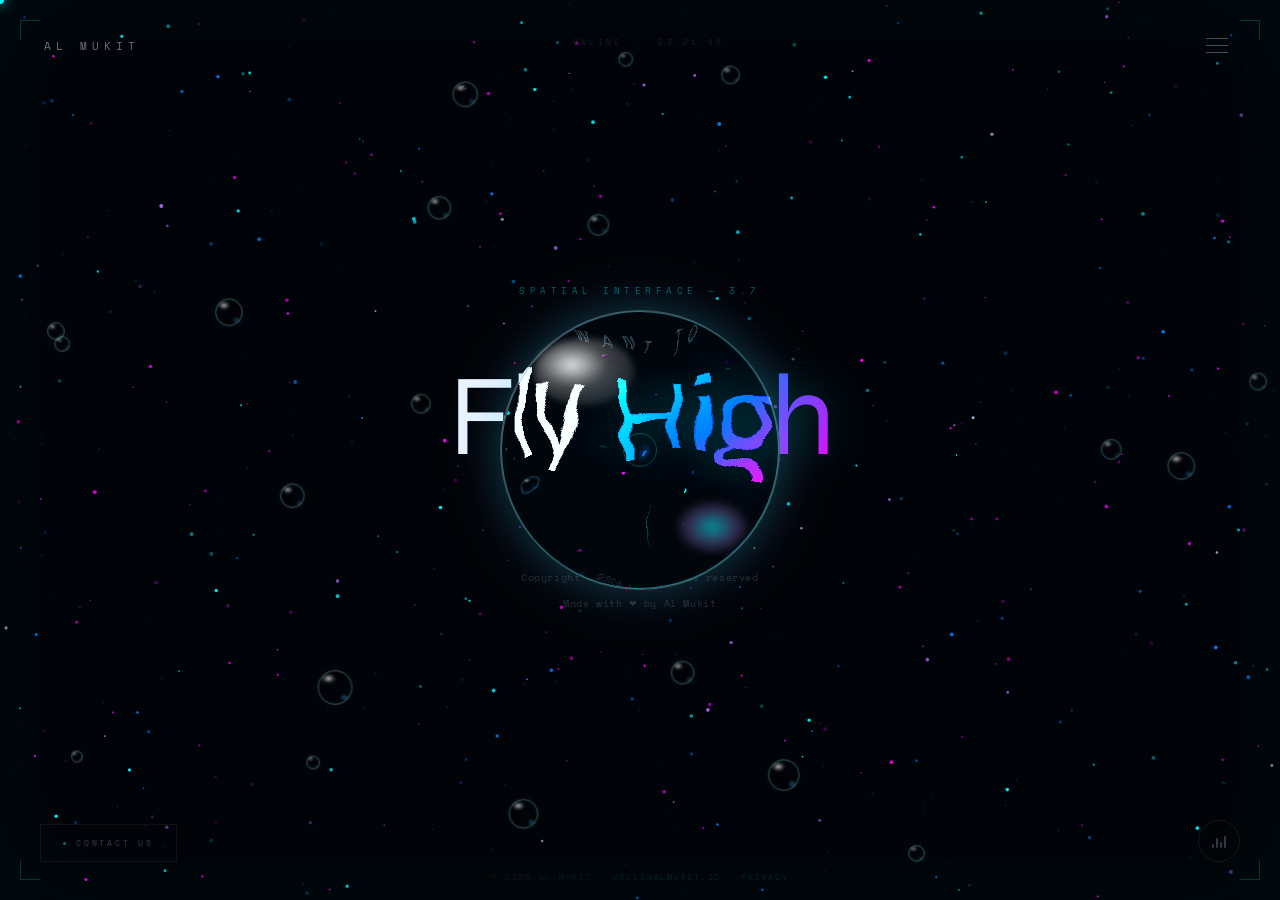
<file: index.html>
<!DOCTYPE html>
<html lang="en">
<head>
<meta charset="UTF-8">
<meta name="viewport" content="width=device-width, initial-scale=1.0">
<title>AL MUKIT</title>
<link href="https://fonts.googleapis.com/css2?family=Syne:wght@200;300;400;700&family=Space+Mono:wght@400;700&display=swap" rel="stylesheet">
<!-- External CSS references -->
<link rel="stylesheet" href="css/global.css">
<link rel="stylesheet" href="css/home.css">
</head>
<body>

<!-- SVG FILTERS (Keep Inline to prevent cross-origin/render bugs) -->
<svg style="position:fixed;width:0;height:0;pointer-events:none;" xmlns="http://www.w3.org/2000/svg">
  <defs>
    <!-- Cursor lens warp -->
    <filter id="warp-filter" x="-20%" y="-20%" width="140%" height="140%" color-interpolation-filters="sRGB">
      <feTurbulence id="warp-turb" type="fractalNoise" baseFrequency="0.012 0.015" numOctaves="3" seed="7" result="noise"/>
      <feDisplacementMap id="warp-disp" in="SourceGraphic" in2="noise" scale="45" xChannelSelector="R" yChannelSelector="G"/>
    </filter>
    <!-- Small bubble warp -->
    <filter id="bubble-warp" x="-50%" y="-50%" width="200%" height="200%" color-interpolation-filters="sRGB">
      <feTurbulence type="fractalNoise" baseFrequency="0.035 0.04" numOctaves="2" seed="12" result="bnoise"/>
      <feDisplacementMap in="SourceGraphic" in2="bnoise" scale="180" xChannelSelector="R" yChannelSelector="G"/>
    </filter>
  </defs>
</svg>

<!-- AUDIO (Now pointing to assets folder) -->
<audio id="bg-audio" autoplay loop preload="auto">
  <source src="assets/audio/bg-music.mp3" type="audio/mpeg">
</audio>

<!-- CURSORS -->
<div id="cur"></div>
<div id="cur-ring"></div>

<!-- CANVASES & OVERLAYS -->
<canvas id="bg-canvas" class="p-far"></canvas>
<div class="scanlines"></div>
<div class="edge-glow"></div>
<div class="bracket tl p-far"></div><div class="bracket tr p-far"></div>
<div class="bracket bl p-far"></div><div class="bracket br p-far"></div>
<canvas id="cv" class="p-far"></canvas>

<!-- NAV -->
<nav class="p-front">
  <div class="logo">Al Mukit</div>
  <div class="status-bar"><span class="status-dot"></span><span>Online</span><span>·</span><span id="clock">00:00:00</span></div>
  <div class="ham" id="ham"><span></span><span></span><span></span></div>
</nav>

<!-- DROPDOWN -->
<div class="menu-drop" id="menu">
  <button class="menu-close" id="menu-close" aria-label="Close Menu">×</button>

  <div class="menu-links">
    <a href="portfolio.html" class="menu-link highlight nav-link"><span class="menu-num">01</span>Portfolio<span class="menu-arrow">→</span></a>
    <a href="book.html" class="menu-link highlight nav-link"><span class="menu-num">02</span>Book<span class="menu-arrow">→</span></a>
    <a href="about.html" class="menu-link nav-link"><span class="menu-num">03</span>About<span class="menu-arrow">→</span></a>
    <a href="contact.html" class="menu-link nav-link"><span class="menu-num">04</span>Contact<span class="menu-arrow">→</span></a>
  </div>
  
  <div class="menu-foot">hello@almukit.io<br>© 2026 Al Mukit</div>
</div>

<!-- HERO -->
<section class="hero">
  <div class="hero-tag p-far" id="htag">Spatial Interface — 3.7</div>
  <h1 class="hero-title" id="htitle">
    <span class="t1">Want to</span>
    <span class="t2">Fly <span class="col">High</span></span>
  </h1>
  <div class="hero-line" id="hline"></div>
  <p class="hero-sub p-near" id="hsub">Copyright © 2026 All rights reserved<br>Made with <span style="filter:drop-shadow(0 0 10px #bf00ff) drop-shadow(0 0 20px #bf00ff);font-size:1.2em;">❤️</span> by Al Mukit</p>
</section>

<!-- WARP LAYER — clips to lens, shows distorted content -->
<div id="warp-layer"></div>

<!-- LENS DECORATIONS -->
<div id="lens-deco">
  <div id="lens-rim"></div>
  <div id="lens-spec"></div>
  <div id="lens-spec2"></div>
</div>

<!-- FLOATING BUBBLES -->
<div id="bubbles-container"></div>

<!-- BUTTONS -->
<button class="btn-contact" id="bcontact"><span class="btn-dot"></span><span>Contact Us</span></button>
<button class="btn-music" id="btn-music">
  <div class="music-bars">
    <div class="music-bar mb1"></div><div class="music-bar mb2"></div>
    <div class="music-bar mb3"></div><div class="music-bar mb4"></div>
  </div>
</button>

<!-- FOOTER -->
<footer id="footer">
  <div class="footer-copy">© 2025 Al Mukit · <a href="mailto:hello@almukit.io">hello@almukit.io</a> · <a href="#">Privacy</a></div>
</footer>

<!-- External JS reference -->
<script src="js/main.js"></script>
</body>
</html>
</file>
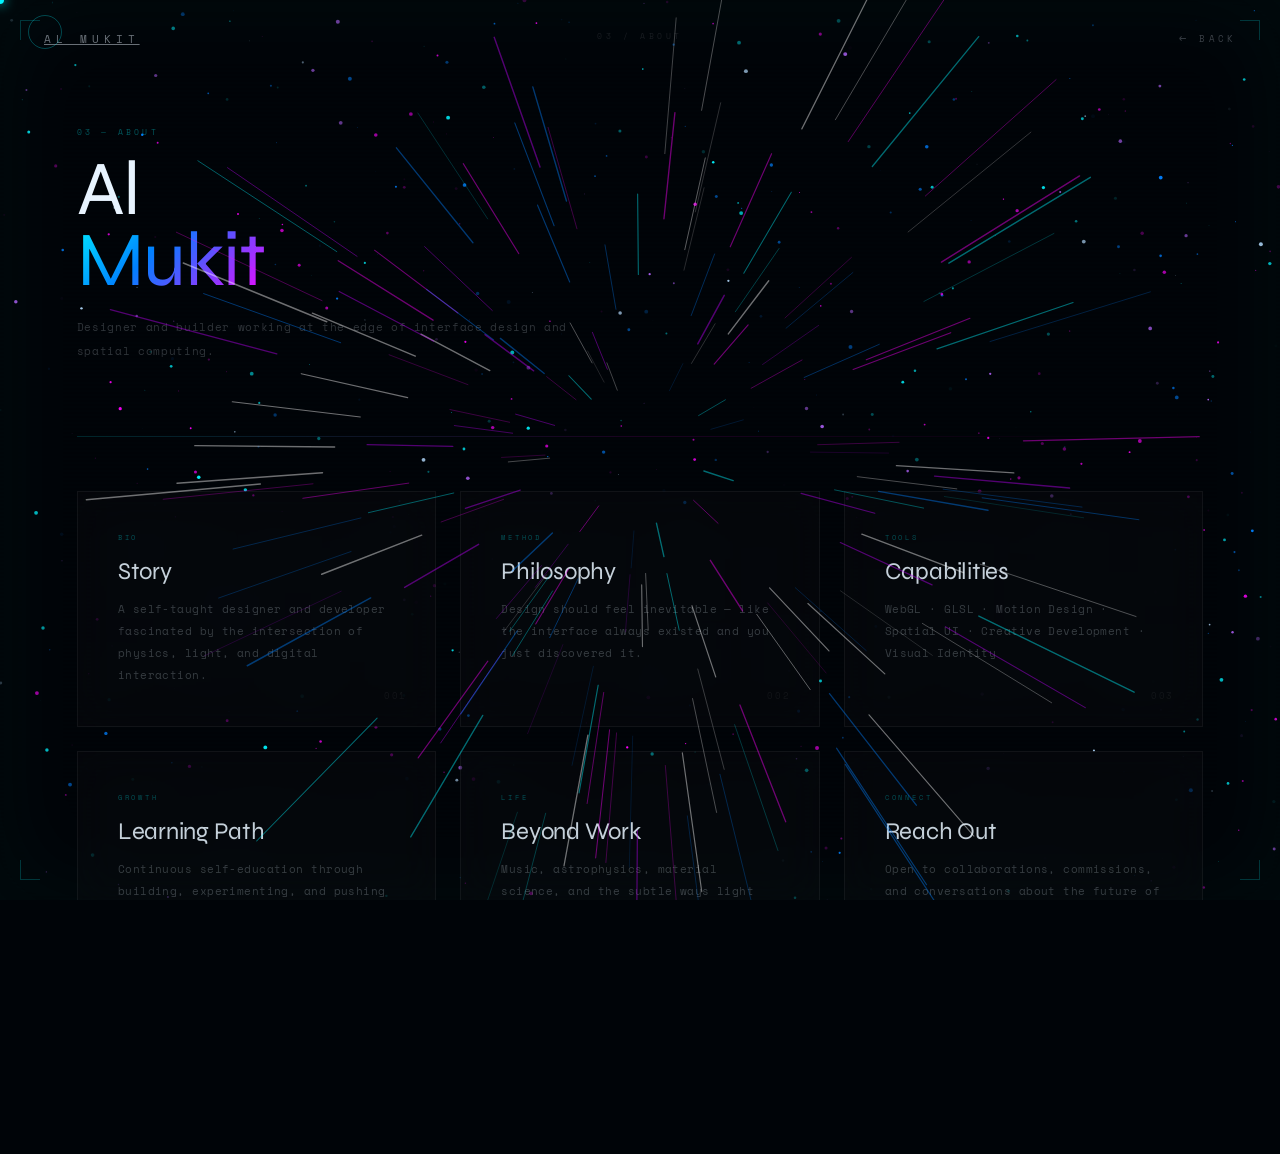
<file: about.html>
<!DOCTYPE html>
<html lang="en">
<head>
<meta charset="UTF-8">
<meta name="viewport" content="width=device-width, initial-scale=1.0">
<title>About — Al Mukit</title>
<link href="https://fonts.googleapis.com/css2?family=Syne:wght@200;300;400;700&family=Space+Mono:wght@400;700&display=swap" rel="stylesheet">
<!-- Core shared system styles framework -->
<link rel="stylesheet" href="css/global.css">
<!-- Page profile specific grid variables -->
<link rel="stylesheet" href="css/about.css">
</head>
<body class="about-page">

<!-- Core Application Cursor Fields -->
<div id="cur"></div>
<div id="cur-ring"></div>

<!-- Background Star Field Canvas Element (Shared Engine Identifier) -->
<canvas id="bg-canvas"></canvas>
<div class="scanlines"></div>
<div class="edge-glow"></div>
<div class="bracket tl"></div><div class="bracket tr"></div>
<div class="bracket bl"></div><div class="bracket br"></div>

<!-- Implosion/Explosion Transition Interface Overlay Layer -->
<canvas id="trans"></canvas>

<!-- Top Level Core Navigation Panel -->
<nav>
  <a href="index.html" class="logo nav-back">Al Mukit</a>
  <div class="page-label">03 / About</div>
  <a href="index.html" class="back-btn nav-back">Back</a>
</nav>

<main>
  <div class="page-header">
    <div class="page-num">03 — About</div>
    <h1 class="page-title">Al<br><span class="accent">Mukit</span></h1>
    <p class="page-desc">Designer and builder working at the edge of interface design and spatial computing.</p>
  </div>

  <div class="divider"></div>

  <!-- Profiling Presentation Data Mesh -->
  <div class="grid">
    <div class="card" style="animation:fadeUp 0.8s cubic-bezier(0.23,1,0.32,1) 0.35s both;">
      <div class="card-tag">Bio</div>
      <div class="card-title">Story</div>
      <div class="card-desc">A self-taught designer and developer fascinated by the intersection of physics, light, and digital interaction.</div>
      <div class="card-num">001</div>
    </div>
    <div class="card" style="animation:fadeUp 0.8s cubic-bezier(0.23,1,0.32,1) 0.43s both;">
      <div class="card-tag">Method</div>
      <div class="card-title">Philosophy</div>
      <div class="card-desc">Design should feel inevitable — like the interface always existed and you just discovered it.</div>
      <div class="card-num">002</div>
    </div>
    <div class="card" style="animation:fadeUp 0.8s cubic-bezier(0.23,1,0.32,1) 0.51s both;">
      <div class="card-tag">Tools</div>
      <div class="card-title">Capabilities</div>
      <div class="card-desc">WebGL · GLSL · Motion Design · Spatial UI · Creative Development · Visual Identity</div>
      <div class="card-num">003</div>
    </div>
    <div class="card" style="animation:fadeUp 0.8s cubic-bezier(0.23,1,0.32,1) 0.59s both;">
      <div class="card-tag">Growth</div>
      <div class="card-title">Learning Path</div>
      <div class="card-desc">Continuous self-education through building, experimenting, and pushing boundaries of the web platform.</div>
      <div class="card-num">004</div>
    </div>
    <div class="card" style="animation:fadeUp 0.8s cubic-bezier(0.23,1,0.32,1) 0.67s both;">
      <div class="card-tag">Life</div>
      <div class="card-title">Beyond Work</div>
      <div class="card-desc">Music, astrophysics, material science, and the subtle ways light interacts with the physical world.</div>
      <div class="card-num">005</div>
    </div>
    <div class="card" style="animation:fadeUp 0.8s cubic-bezier(0.23,1,0.32,1) 0.75s both;">
      <div class="card-tag">Connect</div>
      <div class="card-title">Reach Out</div>
      <div class="card-desc">Open to collaborations, commissions, and conversations about the future of interfaces.</div>
      <div class="card-num">006</div>
    </div>
  </div>

  <div class="foot">
    <span>© 2026 Al Mukit</span>
    <span>About</span>
    <span>Made with ❤️</span>
  </div>
</main>

<!-- Central Structural Application Logic Script -->
<script src="js/main.js"></script>
</body>
</html>
</file>
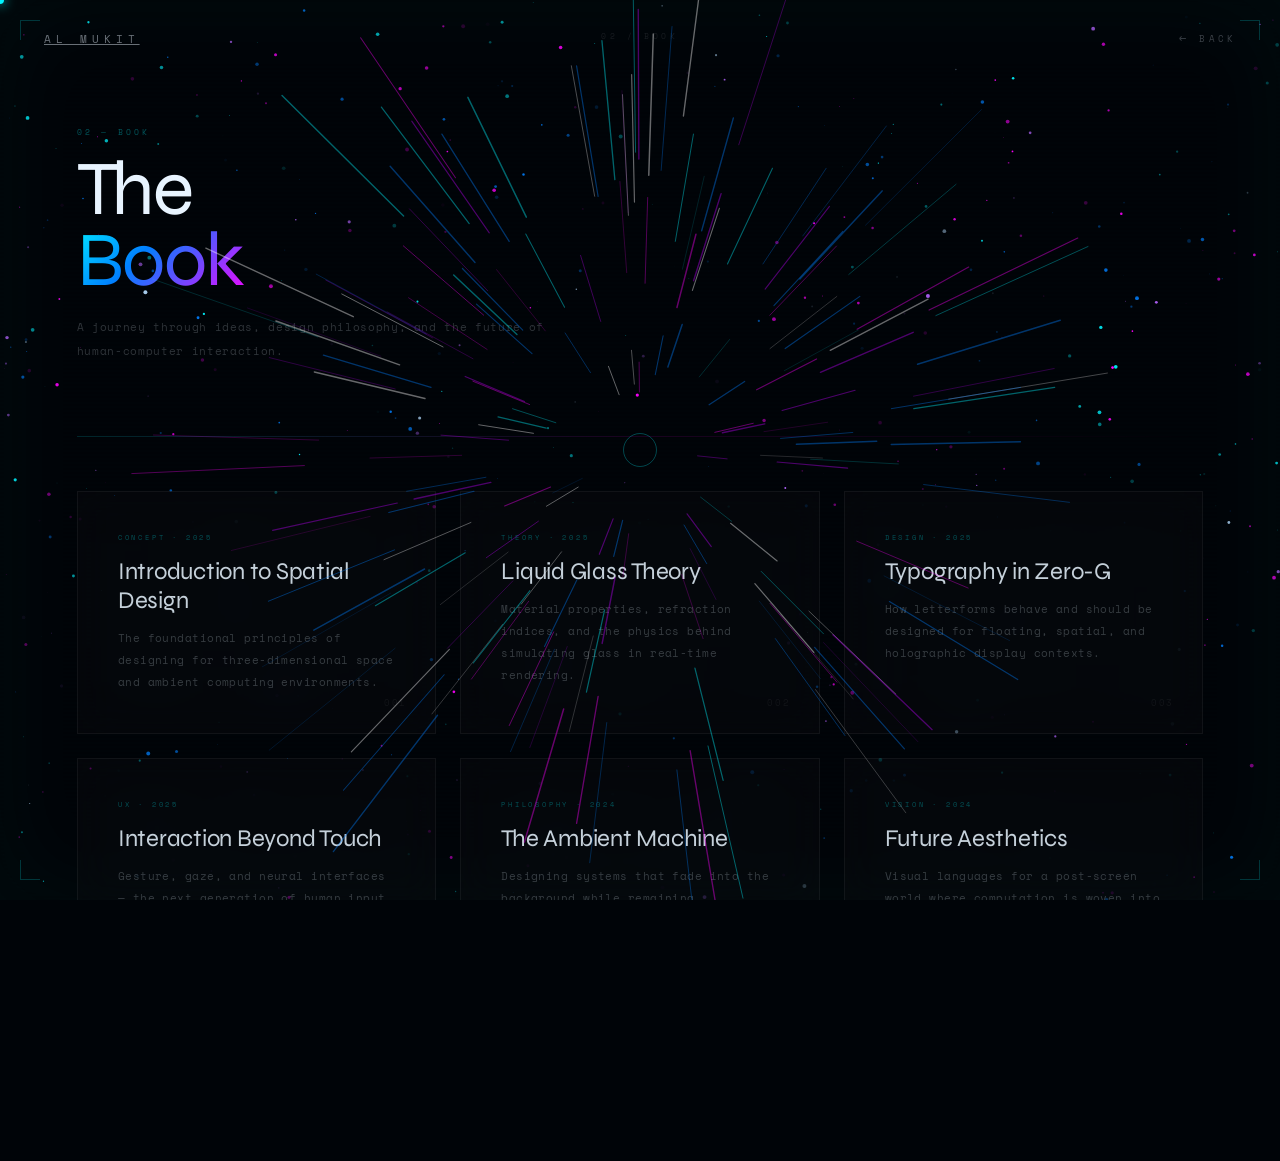
<file: book.html>
<!DOCTYPE html>
<html lang="en">
<head>
<meta charset="UTF-8">
<meta name="viewport" content="width=device-width, initial-scale=1.0">
<title>Book — Al Mukit</title>
<link href="https://fonts.googleapis.com/css2?family=Syne:wght=200;300;400;700&family=Space+Mono:wght@400;700&display=swap" rel="stylesheet">
<!-- Core shared style framework -->
<link rel="stylesheet" href="css/global.css">
<!-- Page-specific chapter layout rules -->
<link rel="stylesheet" href="css/book.css">
</head>
<body class="book-page">

<!-- Global Cursor Elements -->
<div id="cur"></div>
<div id="cur-ring"></div>

<!-- Background Star Field Canvas Engine Layer -->
<canvas id="bg-canvas"></canvas>
<div class="scanlines"></div>
<div class="edge-glow"></div>
<div class="bracket tl"></div><div class="bracket tr"></div>
<div class="bracket bl"></div><div class="bracket br"></div>

<!-- Custom Entry Implosion Overlay Layer -->
<canvas id="trans"></canvas>

<!-- Header Navigation Bar -->
<nav>
  <a href="index.html" class="logo nav-back">Al Mukit</a>
  <div class="page-label">02 / Book</div>
  <a href="index.html" class="back-btn nav-back">Back</a>
</nav>

<main>
  <div class="page-header">
    <div class="page-num">02 — Book</div>
    <h1 class="page-title">The<br><span class="accent">Book</span></h1>
    <p class="page-desc">A journey through ideas, design philosophy, and the future of human-computer interaction.</p>
  </div>

  <div class="divider"></div>

  <!-- Chapters Grid System -->
  <div class="grid">
    <div class="card" style="animation:fadeUp 0.8s cubic-bezier(0.23,1,0.32,1) 0.35s both;">
      <div class="card-tag">Concept · 2025</div>
      <div class="card-title">Introduction to Spatial Design</div>
      <div class="card-desc">The foundational principles of designing for three-dimensional space and ambient computing environments.</div>
      <div class="card-num">001</div>
    </div>
    <div class="card" style="animation:fadeUp 0.8s cubic-bezier(0.23,1,0.32,1) 0.43s both;">
      <div class="card-tag">Theory · 2025</div>
      <div class="card-title">Liquid Glass Theory</div>
      <div class="card-desc">Material properties, refraction indices, and the physics behind simulating glass in real-time rendering.</div>
      <div class="card-num">002</div>
    </div>
    <div class="card" style="animation:fadeUp 0.8s cubic-bezier(0.23,1,0.32,1) 0.51s both;">
      <div class="card-tag">Design · 2025</div>
      <div class="card-title">Typography in Zero-G</div>
      <div class="card-desc">How letterforms behave and should be designed for floating, spatial, and holographic display contexts.</div>
      <div class="card-num">003</div>
    </div>
    <div class="card" style="animation:fadeUp 0.8s cubic-bezier(0.23,1,0.32,1) 0.59s both;">
      <div class="card-tag">UX · 2025</div>
      <div class="card-title">Interaction Beyond Touch</div>
      <div class="card-desc">Gesture, gaze, and neural interfaces — the next generation of human input methods explored.</div>
      <div class="card-num">004</div>
    </div>
    <div class="card" style="animation:fadeUp 0.8s cubic-bezier(0.23,1,0.32,1) 0.67s both;">
      <div class="card-tag">Philosophy · 2024</div>
      <div class="card-title">The Ambient Machine</div>
      <div class="card-desc">Designing systems that fade into the background while remaining perpetually responsive.</div>
      <div class="card-num">005</div>
    </div>
    <div class="card" style="animation:fadeUp 0.8s cubic-bezier(0.23,1,0.32,1) 0.75s both;">
      <div class="card-tag">Vision · 2024</div>
      <div class="card-title">Future Aesthetics</div>
      <div class="card-desc">Visual languages for a post-screen world where computation is woven into physical reality.</div>
      <div class="card-num">006</div>
    </div>
  </div>

  <div class="foot">
    <span>© 2026 Al Mukit</span>
    <span>Book</span>
    <span>Made with ❤️</span>
  </div>
</main>

<!-- Central Script Hook -->
<script src="js/main.js"></script>
</body>
</html>
</file>
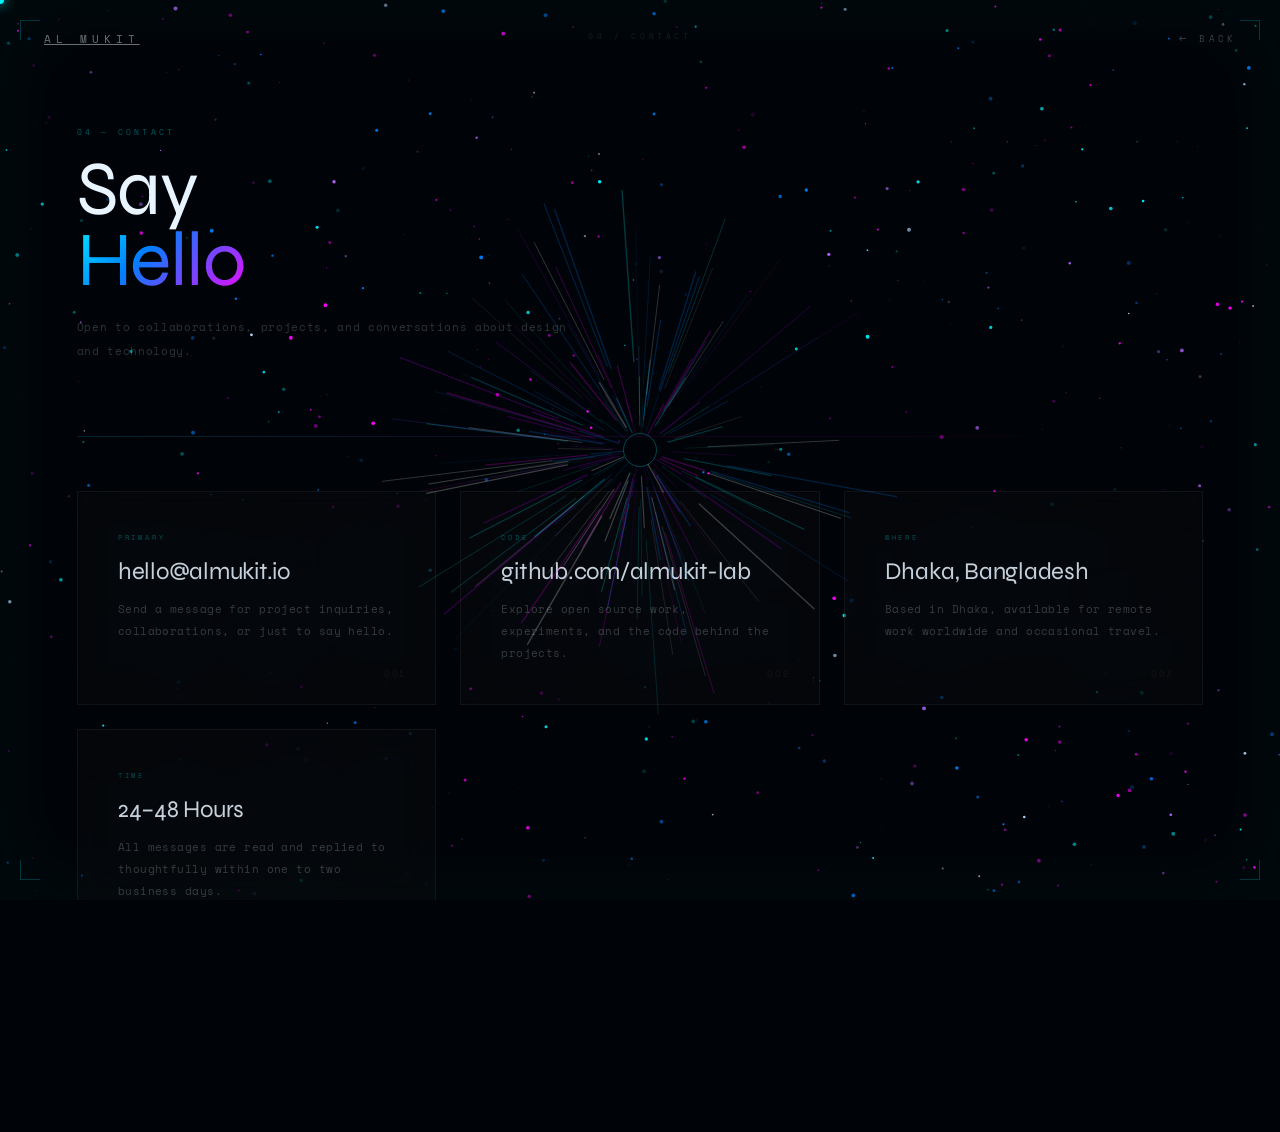
<file: contact.html>
<!DOCTYPE html>
<html lang="en">
<head>
<meta charset="UTF-8">
<meta name="viewport" content="width=device-width, initial-scale=1.0">
<title>Contact — Al Mukit</title>
<link href="https://fonts.googleapis.com/css2?family=Syne:wght@200;300;400;700&family=Space+Mono:wght@400;700&display=swap" rel="stylesheet">
<!-- Core shared architectural style framework -->
<link rel="stylesheet" href="css/global.css">
<!-- Page-specific card layout rules -->
<link rel="stylesheet" href="css/contact.css">
</head>
<body class="contact-page">

<!-- Global Identity Cursor Elements -->
<div id="cur"></div>
<div id="cur-ring"></div>

<!-- Background Engine Rendering Layer (Unified Context ID) -->
<canvas id="bg-canvas"></canvas>
<div class="scanlines"></div>
<div class="edge-glow"></div>
<div class="bracket tl"></div><div class="bracket tr"></div>
<div class="bracket bl"></div><div class="bracket br"></div>

<!-- Interactive Engine Warp Transition Overlay Layer -->
<canvas id="trans"></canvas>

<!-- Top Layout Core Header Navigation Array -->
<nav>
  <a href="index.html" class="logo nav-back">Al Mukit</a>
  <div class="page-label">04 / Contact</div>
  <a href="index.html" class="back-btn nav-back">Back</a>
</nav>

<main>
  <div class="page-header">
    <div class="page-num">04 — Contact</div>
    <h1 class="page-title">Say<br><span class="accent">Hello</span></h1>
    <p class="page-desc">Open to collaborations, projects, and conversations about design and technology.</p>
  </div>

  <div class="divider"></div>

  <!-- Interactive Identity Connectivity Data Grid -->
  <div class="grid">
    <div class="card" style="animation:fadeUp 0.8s cubic-bezier(0.23,1,0.32,1) 0.35s both;">
      <div class="card-tag">Primary</div>
      <div class="card-title">hello@almukit.io</div>
      <div class="card-desc">Send a message for project inquiries, collaborations, or just to say hello.</div>
      <div class="card-num">001</div>
    </div>
    <div class="card" style="animation:fadeUp 0.8s cubic-bezier(0.23,1,0.32,1) 0.43s both;">
      <div class="card-tag">Code</div>
      <div class="card-title">github.com/almukit-lab</div>
      <div class="card-desc">Explore open source work, experiments, and the code behind the projects.</div>
      <div class="card-num">002</div>
    </div>
    <div class="card" style="animation:fadeUp 0.8s cubic-bezier(0.23,1,0.32,1) 0.51s both;">
      <div class="card-tag">Where</div>
      <div class="card-title">Dhaka, Bangladesh</div>
      <div class="card-desc">Based in Dhaka, available for remote work worldwide and occasional travel.</div>
      <div class="card-num">003</div>
    </div>
    <div class="card" style="animation:fadeUp 0.8s cubic-bezier(0.23,1,0.32,1) 0.59s both;">
      <div class="card-tag">Time</div>
      <div class="card-title">24–48 Hours</div>
      <div class="card-desc">All messages are read and replied to thoughtfully within one to two business days.</div>
      <div class="card-num">004</div>
    </div>
  </div>

  <div class="foot">
    <span>© 2026 Al Mukit</span>
    <span>Contact</span>
    <span>Made with ❤️</span>
  </div>
</main>

<!-- Unified Interactive Engine Logic Application Script -->
<script src="js/main.js"></script>
</body>
</html>
</file>
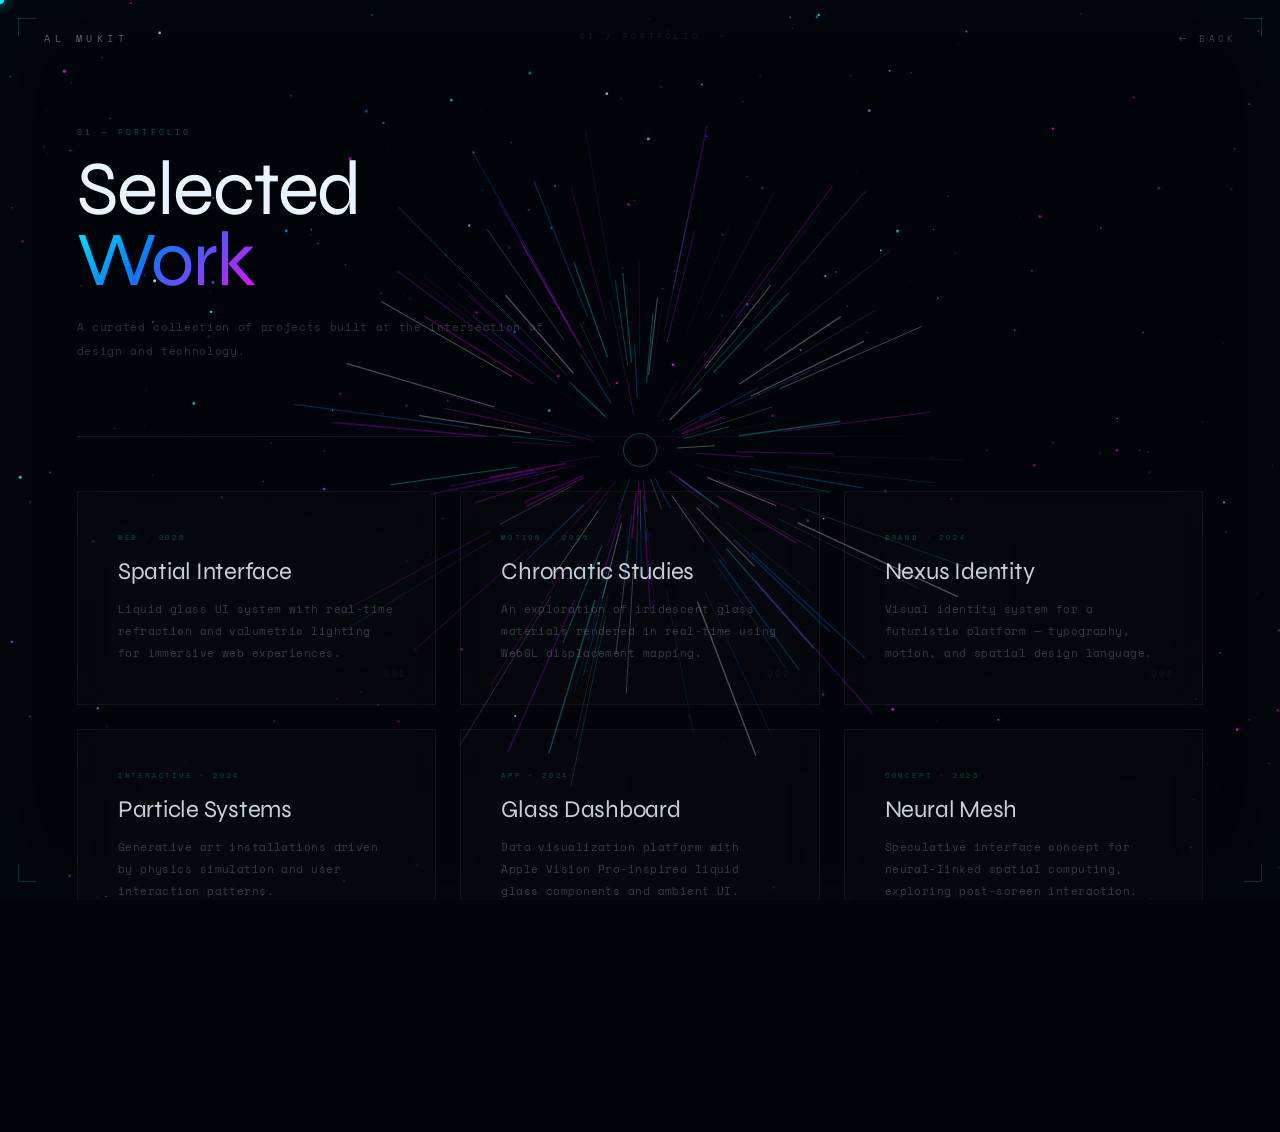
<file: portfolio.html>
<!DOCTYPE html>
<html lang="en">
<head>
<meta charset="UTF-8">
<meta name="viewport" content="width=device-width, initial-scale=1.0">
<title>Portfolio — Al Mukit</title>
<link href="https://fonts.googleapis.com/css2?family=Syne:wght@200;300;400;700&family=Space+Mono:wght@400;700&display=swap" rel="stylesheet">
<style>
*,*::before,*::after{margin:0;padding:0;box-sizing:border-box;}
:root{--cyan:#00f5ff;--magenta:#ff00ff;--blue:#0080ff;--purple:#bf00ff;--deep:#000408;}
html,body{width:100%;height:100%;background:var(--deep);color:#e8f4ff;font-family:'Syne',sans-serif;overflow-x:hidden;cursor:none;}

/* CURSOR */
#cur,#cur-ring{display:none;}
@media(pointer:fine){
  #cur{display:block;position:fixed;z-index:99999;pointer-events:none;width:8px;height:8px;border-radius:50%;background:var(--cyan);transform:translate(-50%,-50%);box-shadow:0 0 12px var(--cyan);mix-blend-mode:screen;}
  #cur-ring{display:block;position:fixed;z-index:99998;pointer-events:none;width:34px;height:34px;border-radius:50%;border:1px solid rgba(0,245,255,0.28);transform:translate(-50%,-50%);transition:width .15s,height .15s;}
}

canvas#bg{position:fixed;inset:0;z-index:0;pointer-events:none;}
.scanlines{position:fixed;inset:0;z-index:2;pointer-events:none;background:repeating-linear-gradient(0deg,transparent,transparent 2px,rgba(0,0,0,0.03) 2px,rgba(0,0,0,0.03) 4px);}
.edge-glow{position:fixed;inset:0;z-index:2;pointer-events:none;box-shadow:inset 0 0 100px rgba(0,245,255,0.03),inset 0 0 50px rgba(0,0,0,0.5);}
.bracket{position:fixed;z-index:10;pointer-events:none;width:18px;height:18px;}
.bracket.tl{top:18px;left:18px;border-top:1px solid rgba(0,245,255,0.18);border-left:1px solid rgba(0,245,255,0.18);}
.bracket.tr{top:18px;right:18px;border-top:1px solid rgba(0,245,255,0.18);border-right:1px solid rgba(0,245,255,0.18);}
.bracket.bl{bottom:18px;left:18px;border-bottom:1px solid rgba(0,245,255,0.18);border-left:1px solid rgba(0,245,255,0.18);}
.bracket.br{bottom:18px;right:18px;border-bottom:1px solid rgba(0,245,255,0.18);border-right:1px solid rgba(0,245,255,0.18);}

/* NAV */
nav{position:fixed;top:0;left:0;right:0;z-index:100;padding:clamp(18px,3.5vw,30px) clamp(20px,5vw,44px);display:flex;align-items:center;justify-content:space-between;}
.logo{font-size:10px;font-weight:400;letter-spacing:0.45em;text-transform:uppercase;color:rgba(232,244,255,0.4);font-family:'Space Mono',monospace;text-decoration:none;cursor:none;}
.back-btn{font-size:9px;font-weight:400;letter-spacing:0.35em;text-transform:uppercase;color:rgba(232,244,255,0.25);font-family:'Space Mono',monospace;text-decoration:none;cursor:none;display:flex;align-items:center;gap:10px;transition:color 0.3s;border:none;background:none;}
.back-btn:hover{color:rgba(0,245,255,0.6);}
.back-btn::before{content:'←';font-size:12px;}

/* PAGE LABEL */
.page-label{position:fixed;top:clamp(18px,3.5vw,30px);left:50%;transform:translateX(-50%);z-index:100;font-family:'Space Mono',monospace;font-size:8px;letter-spacing:0.45em;text-transform:uppercase;color:rgba(232,244,255,0.1);}

/* MAIN CONTENT */
main{position:relative;z-index:10;min-height:100vh;padding:clamp(100px,14vh,140px) clamp(24px,6vw,80px) 80px;}

/* PAGE HEADER */
.page-header{margin-bottom:clamp(40px,8vh,80px);opacity:0;animation:fadeUp 0.9s cubic-bezier(0.23,1,0.32,1) 0.1s both;}
.page-num{font-family:'Space Mono',monospace;font-size:8px;letter-spacing:0.4em;text-transform:uppercase;color:rgba(0,245,255,0.35);margin-bottom:16px;}
.page-title{font-size:clamp(36px,6vw,80px);font-weight:200;letter-spacing:-0.02em;color:#e8f4ff;line-height:0.92;}
.page-title .accent{background:linear-gradient(135deg,var(--cyan),var(--blue) 40%,var(--magenta));-webkit-background-clip:text;-webkit-text-fill-color:transparent;}
.page-desc{margin-top:20px;font-size:clamp(9px,1.4vw,11px);color:rgba(232,244,255,0.2);font-family:'Space Mono',monospace;letter-spacing:0.06em;line-height:2.2;max-width:500px;}

/* DIVIDER */
.divider{width:100%;height:1px;background:linear-gradient(90deg,rgba(0,245,255,0.15),rgba(255,0,255,0.1),transparent);margin-bottom:clamp(40px,6vh,60px);opacity:0;animation:fadeUp 0.7s ease 0.3s both;}

/* GRID */
.grid{display:grid;grid-template-columns:repeat(auto-fill,minmax(min(320px,100%),1fr));gap:clamp(16px,2.5vw,24px);}

/* CARD */
.card{position:relative;padding:clamp(28px,4vw,40px);border:1px solid rgba(255,255,255,0.05);background:rgba(255,255,255,0.015);backdrop-filter:blur(20px);transition:all 0.5s cubic-bezier(0.23,1,0.32,1);cursor:none;opacity:0;overflow:hidden;}
.card::before{content:'';position:absolute;inset:0;background:linear-gradient(135deg,rgba(0,245,255,0.02) 0%,transparent 60%);opacity:0;transition:opacity 0.4s;}
.card::after{content:'';position:absolute;top:0;left:0;right:0;height:1px;background:linear-gradient(90deg,transparent,rgba(0,245,255,0.2),transparent);transform:scaleX(0);transition:transform 0.4s;}
.card:hover{border-color:rgba(0,245,255,0.12);transform:translateY(-4px);}
.card:hover::before{opacity:1;}
.card:hover::after{transform:scaleX(1);}
.card-tag{font-family:'Space Mono',monospace;font-size:7px;letter-spacing:0.4em;text-transform:uppercase;color:rgba(0,245,255,0.3);margin-bottom:14px;}
.card-title{font-size:clamp(18px,2.5vw,24px);font-weight:300;color:rgba(232,244,255,0.85);margin-bottom:12px;letter-spacing:-0.01em;}
.card-desc{font-size:clamp(9px,1.2vw,11px);color:rgba(232,244,255,0.22);font-family:'Space Mono',monospace;line-height:2;letter-spacing:0.04em;}
.card-num{position:absolute;bottom:24px;right:28px;font-family:'Space Mono',monospace;font-size:9px;color:rgba(255,255,255,0.06);letter-spacing:0.2em;}

/* FOOTER LINE */
.foot{margin-top:clamp(50px,8vh,80px);padding-top:24px;border-top:1px solid rgba(255,255,255,0.04);font-family:'Space Mono',monospace;font-size:8px;letter-spacing:0.22em;text-transform:uppercase;color:rgba(232,244,255,0.07);display:flex;justify-content:space-between;opacity:0;animation:fadeUp 0.7s ease 0.8s both;}

@keyframes fadeUp{from{opacity:0;transform:translateY(20px)}to{opacity:1;transform:translateY(0)}}
@keyframes fadeIn{from{opacity:0}to{opacity:1}}

/* TRANSITION OVERLAY */
#trans{position:fixed;inset:0;z-index:99990;pointer-events:none;}
</style>
</head>
<body>

<div id="cur"></div>
<div id="cur-ring"></div>
<canvas id="bg"></canvas>
<div class="scanlines"></div>
<div class="edge-glow"></div>
<div class="bracket tl"></div><div class="bracket tr"></div>
<div class="bracket bl"></div><div class="bracket br"></div>
<canvas id="trans"></canvas>

<nav>
  <a href="index.html" class="logo nav-back">Al Mukit</a>
  <div class="page-label">01 / Portfolio</div>
  <a href="index.html" class="back-btn nav-back">Back</a>
</nav>

<main>
  <div class="page-header">
    <div class="page-num">01 — Portfolio</div>
    <h1 class="page-title">Selected<br><span class="accent">Work</span></h1>
    <p class="page-desc">A curated collection of projects built at the intersection of design and technology.</p>
  </div>

  <div class="divider"></div>

  <div class="grid">
    <div class="card" style="animation:fadeUp 0.8s cubic-bezier(0.23,1,0.32,1) 0.35s both;">
      <div class="card-tag">Web · 2025</div>
      <div class="card-title">Spatial Interface</div>
      <div class="card-desc">Liquid glass UI system with real-time refraction and volumetric lighting for immersive web experiences.</div>
      <div class="card-num">001</div>
    </div>
    <div class="card" style="animation:fadeUp 0.8s cubic-bezier(0.23,1,0.32,1) 0.45s both;">
      <div class="card-tag">Motion · 2025</div>
      <div class="card-title">Chromatic Studies</div>
      <div class="card-desc">An exploration of iridescent glass materials rendered in real-time using WebGL displacement mapping.</div>
      <div class="card-num">002</div>
    </div>
    <div class="card" style="animation:fadeUp 0.8s cubic-bezier(0.23,1,0.32,1) 0.55s both;">
      <div class="card-tag">Brand · 2024</div>
      <div class="card-title">Nexus Identity</div>
      <div class="card-desc">Visual identity system for a futuristic platform — typography, motion, and spatial design language.</div>
      <div class="card-num">003</div>
    </div>
    <div class="card" style="animation:fadeUp 0.8s cubic-bezier(0.23,1,0.32,1) 0.65s both;">
      <div class="card-tag">Interactive · 2024</div>
      <div class="card-title">Particle Systems</div>
      <div class="card-desc">Generative art installations driven by physics simulation and user interaction patterns.</div>
      <div class="card-num">004</div>
    </div>
    <div class="card" style="animation:fadeUp 0.8s cubic-bezier(0.23,1,0.32,1) 0.72s both;">
      <div class="card-tag">App · 2024</div>
      <div class="card-title">Glass Dashboard</div>
      <div class="card-desc">Data visualization platform with Apple Vision Pro-inspired liquid glass components and ambient UI.</div>
      <div class="card-num">005</div>
    </div>
    <div class="card" style="animation:fadeUp 0.8s cubic-bezier(0.23,1,0.32,1) 0.79s both;">
      <div class="card-tag">Concept · 2023</div>
      <div class="card-title">Neural Mesh</div>
      <div class="card-desc">Speculative interface concept for neural-linked spatial computing, exploring post-screen interaction.</div>
      <div class="card-num">006</div>
    </div>
  </div>

  <div class="foot">
    <span>© 2026 Al Mukit</span>
    <span>Portfolio — Selected Works</span>
    <span>Made with ❤️</span>
  </div>
</main>

<script>
// CURSOR
const cur=document.getElementById('cur'),ring=document.getElementById('cur-ring');
if(cur){
  let mx=innerWidth/2,my=innerHeight/2,rx=mx,ry=my;
  document.addEventListener('mousemove',e=>{mx=e.clientX;my=e.clientY;cur.style.left=mx+'px';cur.style.top=my+'px';});
  (function ar(){if(!ring)return;rx+=(mx-rx)*0.13;ry+=(my-ry)*0.13;ring.style.left=rx+'px';ring.style.top=ry+'px';requestAnimationFrame(ar);})();
}

// STAR BG
const bgC=document.getElementById('bg'),bgX=bgC.getContext('2d');
let stars=[];
function resizeBg(){bgC.width=innerWidth;bgC.height=innerHeight;stars=Array.from({length:400},()=>({x:Math.random()*bgC.width,y:Math.random()*bgC.height,r:Math.random()*1.4+0.2,a:Math.random(),da:(Math.random()-0.5)*0.004,col:Math.random()>0.75?'rgba(0,245,255,':Math.random()>0.6?'rgba(255,0,255,':Math.random()>0.45?'rgba(0,128,255,':Math.random()>0.3?'rgba(180,100,255,':'rgba(180,220,255,'}));}
resizeBg();window.addEventListener('resize',resizeBg);
(function db(){bgX.clearRect(0,0,bgC.width,bgC.height);stars.forEach(s=>{s.a+=s.da;if(s.a<=0||s.a>=1)s.da*=-1;bgX.beginPath();bgX.arc(s.x,s.y,s.r,0,Math.PI*2);bgX.fillStyle=s.col+Math.max(0,Math.min(1,s.a)).toFixed(2)+')';bgX.fill();});requestAnimationFrame(db);})();

// ENTRY — star implosion (stars converge to center then page appears)
const tc=document.getElementById('trans'),tCtx=tc.getContext('2d');
function resizeT(){tc.width=innerWidth;tc.height=innerHeight;}resizeT();window.addEventListener('resize',resizeT);
(function entryAnim(){
  const cx=innerWidth/2,cy=innerHeight/2;
  const pts=Array.from({length:160},()=>{
    const angle=Math.random()*Math.PI*2;
    const dist=Math.random()*Math.max(innerWidth,innerHeight)*0.8+200;
    return{x:cx+Math.cos(angle)*dist,y:cy+Math.sin(angle)*dist,tx:cx,ty:cy,col:['#00f5ff','#ff00ff','#0080ff','#bf00ff','#ffffff'][Math.floor(Math.random()*5)],a:1,done:false,w:Math.random()*1.2+0.3};
  });
  let frame=0;
  function draw(){
    frame++;
    tCtx.clearRect(0,0,tc.width,tc.height);
    if(frame>35){tCtx.clearRect(0,0,tc.width,tc.height);return;}
    const prog=frame/35;
    pts.forEach(p=>{
      const cx2=p.x+(p.tx-p.x)*prog*1.2;
      const cy2=p.y+(p.ty-p.y)*prog*1.2;
      const tail=p.x+(p.tx-p.x)*Math.max(0,prog-0.12)*1.2;
      const tail2=p.y+(p.ty-p.y)*Math.max(0,prog-0.12)*1.2;
      tCtx.beginPath();tCtx.moveTo(cx2,cy2);tCtx.lineTo(tail,tail2);
      tCtx.strokeStyle=p.col;tCtx.globalAlpha=1-prog;tCtx.lineWidth=p.w;tCtx.lineCap='round';tCtx.stroke();tCtx.globalAlpha=1;
    });
    requestAnimationFrame(draw);
  }
  draw();
})();

// BACK NAV with burst
function burstOut(href){
  const cx=innerWidth/2,cy=innerHeight/2;
  const pts=Array.from({length:200},()=>{
    const angle=Math.random()*Math.PI*2,spd=Math.random()*16+5;
    return{x:cx,y:cy,vx:Math.cos(angle)*spd,vy:Math.sin(angle)*spd,col:['#00f5ff','#ff00ff','#0080ff','#bf00ff','#fff'][Math.floor(Math.random()*5)],a:1,da:-(Math.random()*0.02+0.01),w:Math.random()*1.2+0.3};
  });
  const flash=document.createElement('div');
  flash.style.cssText='position:fixed;inset:0;z-index:99989;background:#fff;opacity:0;pointer-events:none;transition:opacity 0.1s;';
  document.body.appendChild(flash);
  setTimeout(()=>{flash.style.opacity='0.7';},0);
  setTimeout(()=>{flash.style.opacity='0';},130);
  let el=0;
  (function draw(){
    el++;
    tCtx.clearRect(0,0,tc.width,tc.height);
    if(el>18){const fa=Math.min((el-18)/20,1);tCtx.fillStyle=`rgba(0,4,8,${(fa*0.95).toFixed(2)})`;tCtx.fillRect(0,0,tc.width,tc.height);}
    pts.forEach(p=>{
      if(p.a<=0)return;
      p.x+=p.vx;p.y+=p.vy;p.vx*=0.97;p.vy*=0.97;p.a+=p.da;
      const tx=p.x-p.vx*5,ty=p.y-p.vy*5;
      tCtx.beginPath();tCtx.moveTo(p.x,p.y);tCtx.lineTo(tx,ty);
      tCtx.strokeStyle=p.col;tCtx.globalAlpha=Math.max(0,p.a);tCtx.lineWidth=p.w;tCtx.lineCap='round';tCtx.stroke();tCtx.globalAlpha=1;
    });
    if(el>50){window.location.href=href;return;}
    requestAnimationFrame(draw);
  })();
}
document.querySelectorAll('.nav-back').forEach(a=>{
  a.addEventListener('click',e=>{e.preventDefault();burstOut(a.getAttribute('href'));});
});
</script>
</body>
</html>
</file>
<file: css/global.css>
/* css/global.css */
*,*::before,*::after { margin:0; padding:0; box-sizing:border-box; }
:root { --cyan:#00f5ff; --magenta:#ff00ff; --blue:#0080ff; --deep:#000408; }
html,body { width:100%; height:100%; background:var(--deep); color:#e8f4ff; font-family:'Syne',sans-serif; overflow:hidden; cursor:none; }

/* CURSOR */
#cur,#cur-ring { display:none; }
@media(pointer:fine) {
  #cur { display:block; position:fixed; z-index:99999; pointer-events:none; width:8px; height:8px; border-radius:50%; background:var(--cyan); transform:translate(-50%,-50%); box-shadow:0 0 12px var(--cyan); mix-blend-mode:screen; }
  #cur-ring { display:block; position:fixed; z-index:99998; pointer-events:none; width:34px; height:34px; border-radius:50%; border:1px solid rgba(0,245,255,0.28); transform:translate(-50%,-50%); transition:width .15s,height .15s; }
  body.hover #cur { background:var(--magenta); }
  body.hover #cur-ring { width:48px; height:48px; border-color:rgba(255,0,255,0.3); }
}

/* PARALLAX DEPTH LAYERS */
.p-far    { will-change: transform; transition: transform 0.12s ease-out; }
.p-mid    { will-change: transform; transition: transform 0.08s ease-out; }
.p-near   { will-change: transform; transition: transform 0.05s ease-out; }
.p-front  { will-change: transform; transition: transform 0.03s ease-out; }

/* SCANLINES & OVERLAYS */
#bg-canvas,#cv { position:fixed; inset:0; z-index:0; pointer-events:none; }
#cv { z-index:1; }
.scanlines { position:fixed; inset:0; z-index:5; pointer-events:none; background:repeating-linear-gradient(0deg,transparent,transparent 2px,rgba(0,0,0,0.03) 2px,rgba(0,0,0,0.03) 4px); }
.edge-glow { position:fixed; inset:0; z-index:3; pointer-events:none; box-shadow:inset 0 0 100px rgba(0,245,255,0.04),inset 0 0 50px rgba(0,0,0,0.5); }
.bracket { position:fixed; z-index:20; pointer-events:none; width:20px; height:20px; }
.bracket.tl { top:20px; left:20px; border-top:1px solid rgba(0,245,255,0.2); border-left:1px solid rgba(0,245,255,0.2); }
.bracket.tr { top:20px; right:20px; border-top:1px solid rgba(0,245,255,0.2); border-right:1px solid rgba(0,245,255,0.2); }
.bracket.bl { bottom:20px; left:20px; border-bottom:1px solid rgba(0,245,255,0.2); border-left:1px solid rgba(0,245,255,0.2); }
.bracket.br { bottom:20px; right:20px; border-bottom:1px solid rgba(0,245,255,0.2); border-right:1px solid rgba(0,245,255,0.2); }

/* NAV */
nav { position:fixed; top:0; left:0; right:0; z-index:9400; padding:clamp(18px,3.5vw,30px) clamp(20px,5vw,44px); display:flex; align-items:center; justify-content:space-between; }
.logo { font-size:clamp(9px,1.5vw,11px); font-weight:400; letter-spacing:0.45em; text-transform:uppercase; cursor:none; color:rgba(232,244,255,0.45); font-family:'Space Mono',monospace; }
.ham { display:flex; flex-direction:column; gap:6px; cursor:none; padding:8px; z-index:300; }
.ham span { display:block; width:22px; height:1px; background:rgba(232,244,255,0.3); transition:all 0.4s cubic-bezier(0.23,1,0.32,1); transform-origin:center; }
.ham.open span:nth-child(1) { transform:translateY(7px) rotate(45deg); background:var(--cyan); }
.ham.open span:nth-child(2) { opacity:0; transform:scaleX(0); }
.ham.open span:nth-child(3) { transform:translateY(-7px) rotate(-45deg); background:var(--cyan); }
.status-bar { position:fixed; top:clamp(22px,3.5vw,36px); left:50%; transform:translateX(-50%); z-index:150; font-family:'Space Mono',monospace; font-size:clamp(7px,1vw,8px); letter-spacing:0.4em; text-transform:uppercase; color:rgba(232,244,255,0.1); display:flex; align-items:center; gap:14px; white-space:nowrap; }
.status-dot { width:3px; height:3px; border-radius:50%; background:var(--cyan); opacity:0.4; animation:pulse 2.5s ease-in-out infinite; }

/* DROPDOWN */
.menu-drop { position:fixed; top:0; right:0; bottom:0; width:min(300px,85vw); z-index:9500; background:rgba(0,4,8,0.94); backdrop-filter:blur(40px); border-left:1px solid rgba(255,255,255,0.05); padding:clamp(70px,12vh,100px) clamp(24px,5vw,44px) 50px; display:flex; flex-direction:column; justify-content:space-between; transform:translateX(100%); transition:transform 0.55s cubic-bezier(0.23,1,0.32,1); pointer-events:none; }
.menu-drop.open { transform:translateX(0); pointer-events:all; }
.menu-drop.open .menu-link { pointer-events:all !important; cursor:none; position:relative; z-index:9600; }
.menu-links { display:flex; flex-direction:column; }
.menu-link { display:flex; align-items:center; justify-content:space-between; padding:16px 0; border-bottom:1px solid rgba(255,255,255,0.04); text-decoration:none; color:rgba(232,244,255,0.22); font-size:clamp(9px,1.5vw,11px); font-family:'Space Mono',monospace; letter-spacing:0.35em; text-transform:uppercase; cursor:none; opacity:0; transform:translateX(16px); transition:color 0.3s,opacity 0.45s,transform 0.45s; }
.menu-drop.open .menu-link:nth-child(1) { opacity:1; transform:none; transition-delay:0.1s; }
.menu-drop.open .menu-link:nth-child(2) { opacity:1; transform:none; transition-delay:0.16s; }
.menu-drop.open .menu-link:nth-child(3) { opacity:1; transform:none; transition-delay:0.22s; }
.menu-drop.open .menu-link:nth-child(4) { opacity:1; transform:none; transition-delay:0.28s; }
.menu-link:hover, .menu-link.highlight:hover { color:var(--cyan); }
.menu-link.highlight { color:rgba(232,244,255,0.35); }
.menu-num { font-size:7px; color:rgba(0,245,255,0.28); letter-spacing:0.2em; }
.menu-arrow { font-size:10px; opacity:0; transition:all 0.3s; }
.menu-link:hover .menu-arrow { transform:translateX(4px); opacity:0.6; color:var(--cyan); }
.menu-foot { font-family:'Space Mono',monospace; font-size:clamp(7px,1vw,8px); color:rgba(232,244,255,0.1); line-height:2.4; letter-spacing:0.15em; opacity:0; transition:opacity 0.5s 0.35s; }
.menu-drop.open .menu-foot { opacity:1; }

/* BUTTONS */
.btn-contact { position:fixed; bottom:clamp(22px,4.5vh,38px); left:clamp(18px,4vw,40px); z-index:100; display:flex; align-items:center; gap:10px; padding:clamp(9px,2vh,12px) clamp(14px,3vw,22px); background:transparent; border:1px solid rgba(255,255,255,0.06); cursor:none; transition:all 0.35s; opacity:0; }
.btn-contact:hover { border-color:rgba(0,245,255,0.18); }
.btn-contact span { font-family:'Space Mono',monospace; font-size:clamp(7px,1vw,8px); letter-spacing:0.35em; text-transform:uppercase; color:rgba(232,244,255,0.25); transition:color 0.3s; }
.btn-contact:hover span { color:rgba(0,245,255,0.55); }
.btn-dot { width:3px; height:3px; border-radius:50%; background:var(--cyan); opacity:0.45; animation:pulse 2s ease-in-out infinite; }
.btn-music { position:fixed; bottom:clamp(22px,4.5vh,38px); right:clamp(18px,4vw,40px); z-index:100; width:42px; height:42px; border-radius:50%; background:transparent; border:1px solid rgba(255,255,255,0.08); backdrop-filter:blur(10px); cursor:none; display:flex; align-items:center; justify-content:center; transition:all 0.35s; opacity:0; pointer-events:all; }
.btn-music:hover { border-color:rgba(0,245,255,0.25); box-shadow:0 0 20px rgba(0,245,255,0.1); }
.btn-music.playing { border-color:rgba(0,245,255,0.3); box-shadow:0 0 16px rgba(0,245,255,0.15); }
.music-bars { display:flex; align-items:flex-end; gap:2px; height:14px; }
.music-bar { width:2px; background:rgba(232,244,255,0.22); transition:background 0.3s; border-radius:1px; }
.btn-music.playing .music-bar { background:rgba(0,245,255,0.6); }
.btn-music:hover .music-bar { background:rgba(0,245,255,0.4); }
.mb1 { height:4px; animation:bar 1.1s ease-in-out infinite; }
.mb2 { height:10px; animation:bar 0.8s ease-in-out infinite 0.2s; }
.mb3 { height:6px; animation:bar 1.3s ease-in-out infinite 0.1s; }
.mb4 { height:12px; animation:bar 0.9s ease-in-out infinite 0.3s; }

/* MENU CLOSE CROSS BUTTON */
.menu-close {
  position: absolute;
  top: clamp(20px, 3.5vw, 36px);
  right: clamp(20px, 5vw, 44px);
  background: none;
  border: none;
  color: rgba(232, 244, 255, 0.3);
  font-size: clamp(24px, 3.5vw, 32px);
  font-family: 'Space Mono', monospace;
  cursor: none; /* Keeps custom cursor active */
  transition: color 0.3s, transform 0.3s cubic-bezier(0.23, 1, 0.32, 1);
  z-index: 9700;
  line-height: 1;
}
.menu-close:hover {
  color: var(--cyan);
  transform: rotate(90deg);
}

/* FIX CONTACT US ACTIVE INTERACTIONS */
.btn-contact {
  pointer-events: all !important; /* Forces link frame usability */
}

/* FOOTER */
footer { position:fixed; bottom:0; left:0; right:0; z-index:50; padding:0 clamp(20px,4vw,44px) clamp(10px,2vh,16px); pointer-events:none; display:flex; justify-content:center; opacity:0; }
.footer-copy { font-family:'Space Mono',monospace; font-size:clamp(7px,1vw,8px); letter-spacing:0.22em; text-transform:uppercase; color:rgba(232,244,255,0.07); line-height:1.8; text-align:center; }
.footer-copy a { color:rgba(0,245,255,0.12); text-decoration:none; pointer-events:all; cursor:none; transition:color 0.3s; }
.footer-copy a:hover { color:rgba(0,245,255,0.35); }

/* GLASS LENS */
#warp-layer {
  position:fixed; inset:0; z-index:200; pointer-events:none; 
  filter:url(#warp-filter); 
  clip-path:circle(0px at 50% 50%); -webkit-clip-path:circle(0px at 50% 50%); 
  will-change:clip-path, transform;
  transform: translate3d(0,0,0);
  backdrop-filter:brightness(1.12) saturate(1.6) contrast(1.05); -webkit-backdrop-filter:brightness(1.12) saturate(1.6) contrast(1.05); 
  background:rgba(0,245,255,0.025); 
}
#lens-deco { position:fixed; z-index:210; pointer-events:none; width:clamp(160px,20vw,280px); height:clamp(160px,20vw,280px); transform:translate(-50%,-50%); will-change:left,top; border-radius:50%; transition:border-radius 0.3s cubic-bezier(0.23,1,0.32,1); }
#lens-rim { position:absolute; inset:0; border-radius:50%; border:1.5px solid rgba(255,255,255,0.3); box-shadow: inset 0 0 0 1px rgba(0,245,255,0.4), inset 1px 1px 0 rgba(255,80,180,0.22), inset -1px -1px 0 rgba(100,200,255,0.22), 0 0 40px rgba(0,245,255,0.2), 0 0 80px rgba(180,140,255,0.12); animation:rimPulse 4s ease-in-out infinite; }
#lens-spec { position:absolute; top:10%; left:12%; width:36%; height:24%; border-radius:50%; background:radial-gradient(ellipse at 38% 40%,rgba(255,255,255,0.88) 0%,rgba(255,255,255,0.25) 40%,transparent 100%); filter:blur(3px); animation:specShift 5s ease-in-out infinite; }
#lens-spec2 { position:absolute; bottom:14%; right:12%; width:24%; height:17%; border-radius:50%; background:radial-gradient(ellipse,rgba(0,245,255,0.6) 0%,rgba(180,140,255,0.28) 50%,transparent 100%); filter:blur(5px); animation:specShift 7s ease-in-out infinite reverse; }
#lens-deco.squish-h, #lens-deco.squish-h * { border-radius:56% 44%/42% 58%; }
#lens-deco.squish-v, #lens-deco.squish-v * { border-radius:42% 58%/56% 44%; }

/* KEYFRAMES */
@keyframes specShift { 0%,100%{transform:translate(0,0) scale(1)} 50%{transform:translate(4px,3px) scale(1.07)} }
@keyframes rimPulse { 0%,100%{box-shadow:inset 0 0 0 1px rgba(0,245,255,0.4),inset 1px 1px 0 rgba(255,80,180,0.22),inset -1px -1px 0 rgba(100,200,255,0.22),0 0 40px rgba(0,245,255,0.2),0 0 80px rgba(180,140,255,0.12);} 50%{box-shadow:inset 0 0 0 1px rgba(0,245,255,0.6),inset 1px 1px 0 rgba(255,80,180,0.38),inset -1px -1px 0 rgba(100,200,255,0.38),0 0 60px rgba(0,245,255,0.32),0 0 120px rgba(180,140,255,0.2);} }
@keyframes pulse { 0%,100%{opacity:1} 50%{opacity:0.3} }
@keyframes bar { 0%,100%{transform:scaleY(1)} 50%{transform:scaleY(0.3)} }
@keyframes fadeSlideUp { from{opacity:0;transform:translateY(28px)} to{opacity:1;transform:translateY(0)} }
@keyframes fadeSlideDown { from{opacity:0;transform:translateY(-28px)} to{opacity:1;transform:translateY(0)} }
@keyframes fadeSlideLeft { from{opacity:0;transform:translateX(-28px)} to{opacity:1;transform:translateX(0)} }
@keyframes fadeSlideRight { from{opacity:0;transform:translateX(28px)} to{opacity:1;transform:translateX(0)} }
@keyframes scaleFade { from{opacity:0;transform:scale(0.88)} to{opacity:1;transform:scale(1)} }
@keyframes blurFade { from{opacity:0;filter:blur(14px)} to{opacity:1;filter:blur(0)} }
</file>
<file: css/home.css>
/* css/home.css */
/* HERO */
.hero { position:fixed; inset:0; z-index:10; display:flex; flex-direction:column; align-items:center; justify-content:center; text-align:center; padding:clamp(80px,12vh,120px) clamp(20px,6vw,60px); }
.hero-tag { font-family:'Space Mono',monospace; font-size:clamp(7px,1.2vw,9px); letter-spacing:0.5em; text-transform:uppercase; color:rgba(0,245,255,0.4); margin-bottom:clamp(18px,3.5vh,32px); opacity:0; }
.hero-title { font-weight:200; margin-bottom:clamp(18px,3.5vh,32px); opacity:0; }
.t1 { display:block; color:rgba(232,244,255,0.25); font-size:clamp(10px,1.8vw,16px); font-weight:300; letter-spacing:0.55em; text-transform:uppercase; font-family:'Space Mono',monospace; margin-bottom:clamp(6px,1.5vh,14px); }
.t2 { display:block; font-size:clamp(44px,9vw,120px); line-height:0.88; font-weight:200; letter-spacing:-0.03em; color:#e8f4ff; }
.t2 .col { background:linear-gradient(135deg,var(--cyan),var(--blue) 40%,var(--magenta)); -webkit-background-clip:text; -webkit-text-fill-color:transparent; filter:drop-shadow(0 0 25px rgba(0,245,255,0.28)); }
.hero-line { width:1px; height:clamp(28px,4.5vh,45px); background:linear-gradient(to bottom,transparent,rgba(0,245,255,0.25),transparent); margin:0 auto; opacity:0; }
.hero-sub { max-width:min(340px,85vw); font-size:clamp(8px,1.4vw,10px); line-height:2.3; color:rgba(232,244,255,0.16); font-family:'Space Mono',monospace; letter-spacing:0.06em; margin-top:clamp(16px,3vh,28px); opacity:0; }
</file>
<file: css/about.css>
/* css/about.css */
/* Ensure the about page can scroll vertically while keeping global structural rules intact */
body.about-page {
  overflow-y: auto !important;
  overflow-x: hidden !important;
}

/* BACK NAV BUTTON */
.back-btn {
  font-size: 9px;
  font-weight: 400;
  letter-spacing: 0.35em;
  text-transform: uppercase;
  color: rgba(232, 244, 255, 0.25);
  font-family: 'Space Mono', monospace;
  text-decoration: none;
  cursor: none;
  display: flex;
  align-items: center;
  gap: 10px;
  transition: color 0.3s;
  border: none;
  background: none;
}
.back-btn:hover {
  color: rgba(0, 245, 255, 0.6);
}
.back-btn::before {
  content: '←';
  font-size: 12px;
}

/* PAGE LABEL */
.page-label {
  position: fixed;
  top: clamp(18px, 3.5vw, 30px);
  left: 50%;
  transform: translateX(-50%);
  z-index: 100;
  font-family: 'Space Mono', monospace;
  font-size: 8px;
  letter-spacing: 0.45em;
  text-transform: uppercase;
  color: rgba(232, 244, 255, 0.1);
}

/* MAIN CONTENT CONTAINER */
main {
  position: relative;
  z-index: 10;
  min-height: 100vh;
  padding: clamp(100px, 14vh, 140px) clamp(24px, 6vw, 80px) 80px;
}

/* PAGE HEADER */
.page-header {
  margin-bottom: clamp(40px, 8vh, 80px);
  opacity: 0;
  animation: fadeUp 0.9s cubic-bezier(0.23, 1, 0.32, 1) 0.1s both;
}
.page-num {
  font-family: 'Space Mono', monospace;
  font-size: 8px;
  letter-spacing: 0.4em;
  text-transform: uppercase;
  color: rgba(0, 245, 255, 0.35);
  margin-bottom: 16px;
}
.page-title {
  font-size: clamp(36px, 6vw, 80px);
  font-weight: 200;
  letter-spacing: -0.02em;
  color: #e8f4ff;
  line-height: 0.92;
}
.page-title .accent {
  background: linear-gradient(135deg, var(--cyan), var(--blue) 40%, var(--magenta));
  -webkit-background-clip: text;
  -webkit-text-fill-color: transparent;
}
.page-desc {
  margin-top: 20px;
  font-size: clamp(9px, 1.4vw, 11px);
  color: rgba(232, 244, 255, 0.2);
  font-family: 'Space Mono', monospace;
  letter-spacing: 0.06em;
  line-height: 2.2;
  max-width: 500px;
}

/* SECTION DIVIDER */
.divider {
  width: 100%;
  height: 1px;
  background: linear-gradient(90deg, rgba(0, 245, 255, 0.15), rgba(255, 0, 255, 0.1), transparent);
  margin-bottom: clamp(40px, 6vh, 60px);
  opacity: 0;
  animation: fadeUp 0.7s ease 0.3s both;
}

/* GRID LAYOUT */
.grid {
  display: grid;
  grid-template-columns: repeat(auto-fill, minmax(min(320px, 100%), 1fr));
  gap: clamp(16px, 2.5vw, 24px);
}

/* ABOUT PROFILE CARD COMPONENTS */
.card {
  position: relative;
  padding: clamp(28px, 4vw, 40px);
  border: 1px solid rgba(255, 255, 255, 0.05);
  background: rgba(255, 255, 255, 0.015);
  backdrop-filter: blur(20px);
  -webkit-backdrop-filter: blur(20px);
  transition: all 0.5s cubic-bezier(0.23, 1, 0.32, 1);
  cursor: none;
  opacity: 0;
  overflow: hidden;
}
.card::before {
  content: '';
  position: absolute;
  inset: 0;
  background: linear-gradient(135deg, rgba(0, 245, 255, 0.02) 0%, transparent 60%);
  opacity: 0;
  transition: opacity 0.4s;
}
.card::after {
  content: '';
  position: absolute;
  top: 0;
  left: 0;
  right: 0;
  height: 1px;
  background: linear-gradient(90deg, transparent, rgba(0, 245, 255, 0.2), transparent);
  transform: scaleX(0);
  transition: transform 0.4s;
}
.card:hover {
  border-color: rgba(0, 245, 255, 0.12);
  transform: translateY(-4px);
}
.card:hover::before {
  opacity: 1;
}
.card:hover::after {
  transform: scaleX(1);
}
.card-tag {
  font-family: 'Space Mono', monospace;
  font-size: 7px;
  letter-spacing: 0.4em;
  text-transform: uppercase;
  color: rgba(0, 245, 255, 0.3);
  margin-bottom: 14px;
}
.card-title {
  font-size: clamp(18px, 2.5vw, 24px);
  font-weight: 300;
  color: rgba(232, 244, 255, 0.85);
  margin-bottom: 12px;
  letter-spacing: -0.01em;
}
.card-desc {
  font-size: clamp(9px, 1.2vw, 11px);
  color: rgba(232, 244, 255, 0.22);
  font-family: 'Space Mono', monospace;
  line-height: 2;
  letter-spacing: 0.04em;
}
.card-num {
  position: absolute;
  bottom: 24px;
  right: 28px;
  font-family: 'Space Mono', monospace;
  font-size: 9px;
  color: rgba(255, 255, 255, 0.06);
  letter-spacing: 0.2em;
}

/* INTERNAL FOOTER LAYOUT */
.foot {
  margin-top: clamp(50px, 8vh, 80px);
  padding-top: 24px;
  border-top: 1px solid rgba(255, 255, 255, 0.04);
  font-family: 'Space Mono', monospace;
  font-size: 8px;
  letter-spacing: 0.22em;
  text-transform: uppercase;
  color: rgba(232, 244, 255, 0.07);
  display: flex;
  justify-content: space-between;
  opacity: 0;
  animation: fadeUp 0.7s ease 0.8s both;
}

/* PAGE TRANSITION LAYER EXCLUSIVES */
#trans {
  position: fixed;
  inset: 0;
  z-index: 99990;
  pointer-events: none;
}

@keyframes fadeUp {
  from { opacity: 0; transform: translateY(20px); }
  to { opacity: 1; transform: translateY(0); }
}
</file>
<file: css/book.css>
/* css/book.css */
/* Ensure the book page can scroll vertically while keeping global structural rules intact */
body.book-page {
  overflow-y: auto !important;
  overflow-x: hidden !important;
}

/* BACK NAV BUTTON */
.back-btn {
  font-size: 9px;
  font-weight: 400;
  letter-spacing: 0.35em;
  text-transform: uppercase;
  color: rgba(232, 244, 255, 0.25);
  font-family: 'Space Mono', monospace;
  text-decoration: none;
  cursor: none;
  display: flex;
  align-items: center;
  gap: 10px;
  transition: color 0.3s;
  border: none;
  background: none;
}
.back-btn:hover {
  color: rgba(0, 245, 255, 0.6);
}
.back-btn::before {
  content: '←';
  font-size: 12px;
}

/* PAGE LABEL */
.page-label {
  position: fixed;
  top: clamp(18px, 3.5vw, 30px);
  left: 50%;
  transform: translateX(-50%);
  z-index: 100;
  font-family: 'Space Mono', monospace;
  font-size: 8px;
  letter-spacing: 0.45em;
  text-transform: uppercase;
  color: rgba(232, 244, 255, 0.1);
}

/* MAIN CONTENT CONTAINER */
main {
  position: relative;
  z-index: 10;
  min-height: 100vh;
  padding: clamp(100px, 14vh, 140px) clamp(24px, 6vw, 80px) 80px;
}

/* PAGE HEADER */
.page-header {
  margin-bottom: clamp(40px, 8vh, 80px);
  opacity: 0;
  animation: fadeUp 0.9s cubic-bezier(0.23, 1, 0.32, 1) 0.1s both;
}
.page-num {
  font-family: 'Space Mono', monospace;
  font-size: 8px;
  letter-spacing: 0.4em;
  text-transform: uppercase;
  color: rgba(0, 245, 255, 0.35);
  margin-bottom: 16px;
}
.page-title {
  font-size: clamp(36px, 6vw, 80px);
  font-weight: 200;
  letter-spacing: -0.02em;
  color: #e8f4ff;
  line-height: 0.92;
}
.page-title .accent {
  background: linear-gradient(135deg, var(--cyan), var(--blue) 40%, var(--magenta));
  -webkit-background-clip: text;
  -webkit-text-fill-color: transparent;
}
.page-desc {
  margin-top: 20px;
  font-size: clamp(9px, 1.4vw, 11px);
  color: rgba(232, 244, 255, 0.2);
  font-family: 'Space Mono', monospace;
  letter-spacing: 0.06em;
  line-height: 2.2;
  max-width: 500px;
}

/* SECTION DIVIDER */
.divider {
  width: 100%;
  height: 1px;
  background: linear-gradient(90deg, rgba(0, 245, 255, 0.15), rgba(255, 0, 255, 0.1), transparent);
  margin-bottom: clamp(40px, 6vh, 60px);
  opacity: 0;
  animation: fadeUp 0.7s ease 0.3s both;
}

/* GRID LAYOUT */
.grid {
  display: grid;
  grid-template-columns: repeat(auto-fill, minmax(min(320px, 100%), 1fr));
  gap: clamp(16px, 2.5vw, 24px);
}

/* BOOK CHAPTER CARD COMPONENTS */
.card {
  position: relative;
  padding: clamp(28px, 4vw, 40px);
  border: 1px solid rgba(255, 255, 255, 0.05);
  background: rgba(255, 255, 255, 0.015);
  backdrop-filter: blur(20px);
  -webkit-backdrop-filter: blur(20px);
  transition: all 0.5s cubic-bezier(0.23, 1, 0.32, 1);
  cursor: none;
  opacity: 0;
  overflow: hidden;
}
.card::before {
  content: '';
  position: absolute;
  inset: 0;
  background: linear-gradient(135deg, rgba(0, 245, 255, 0.02) 0%, transparent 60%);
  opacity: 0;
  transition: opacity 0.4s;
}
.card::after {
  content: '';
  position: absolute;
  top: 0;
  left: 0;
  right: 0;
  height: 1px;
  background: linear-gradient(90deg, transparent, rgba(0, 245, 255, 0.2), transparent);
  transform: scaleX(0);
  transition: transform 0.4s;
}
.card:hover {
  border-color: rgba(0, 245, 255, 0.12);
  transform: translateY(-4px);
}
.card:hover::before {
  opacity: 1;
}
.card:hover::after {
  transform: scaleX(1);
}
.card-tag {
  font-family: 'Space Mono', monospace;
  font-size: 7px;
  letter-spacing: 0.4em;
  text-transform: uppercase;
  color: rgba(0, 245, 255, 0.3);
  margin-bottom: 14px;
}
.card-title {
  font-size: clamp(18px, 2.5vw, 24px);
  font-weight: 300;
  color: rgba(232, 244, 255, 0.85);
  margin-bottom: 12px;
  letter-spacing: -0.01em;
}
.card-desc {
  font-size: clamp(9px, 1.2vw, 11px);
  color: rgba(232, 244, 255, 0.22);
  font-family: 'Space Mono', monospace;
  line-height: 2;
  letter-spacing: 0.04em;
}
.card-num {
  position: absolute;
  bottom: 24px;
  right: 28px;
  font-family: 'Space Mono', monospace;
  font-size: 9px;
  color: rgba(255, 255, 255, 0.06);
  letter-spacing: 0.2em;
}

/* INTERNAL FOOTER LAYOUT */
.foot {
  margin-top: clamp(50px, 8vh, 80px);
  padding-top: 24px;
  border-top: 1px solid rgba(255, 255, 255, 0.04);
  font-family: 'Space Mono', monospace;
  font-size: 8px;
  letter-spacing: 0.22em;
  text-transform: uppercase;
  color: rgba(232, 244, 255, 0.07);
  display: flex;
  justify-content: space-between;
  opacity: 0;
  animation: fadeUp 0.7s ease 0.8s both;
}

/* PAGE TRANSITION LAYER EXCLUSIVES */
#trans {
  position: fixed;
  inset: 0;
  z-index: 99990;
  pointer-events: none;
}

@keyframes fadeUp {
  from { opacity: 0; transform: translateY(20px); }
  to { opacity: 1; transform: translateY(0); }
}
</file>
<file: css/contact.css>
/* css/contact.css */
/* Ensure the contact page can scroll vertically while keeping global structural rules intact */
body.contact-page {
  overflow-y: auto !important;
  overflow-x: hidden !important;
}

/* BACK NAV BUTTON */
.back-btn {
  font-size: 9px;
  font-weight: 400;
  letter-spacing: 0.35em;
  text-transform: uppercase;
  color: rgba(232, 244, 255, 0.25);
  font-family: 'Space Mono', monospace;
  text-decoration: none;
  cursor: none;
  display: flex;
  align-items: center;
  gap: 10px;
  transition: color 0.3s;
  border: none;
  background: none;
}
.back-btn:hover {
  color: rgba(0, 245, 255, 0.6);
}
.back-btn::before {
  content: '←';
  font-size: 12px;
}

/* PAGE LABEL */
.page-label {
  position: fixed;
  top: clamp(18px, 3.5vw, 30px);
  left: 50%;
  transform: translateX(-50%);
  z-index: 100;
  font-family: 'Space Mono', monospace;
  font-size: 8px;
  letter-spacing: 0.45em;
  text-transform: uppercase;
  color: rgba(232, 244, 255, 0.1);
}

/* MAIN CONTENT CONTAINER */
main {
  position: relative;
  z-index: 10;
  min-height: 100vh;
  padding: clamp(100px, 14vh, 140px) clamp(24px, 6vw, 80px) 80px;
}

/* PAGE HEADER */
.page-header {
  margin-bottom: clamp(40px, 8vh, 80px);
  opacity: 0;
  animation: fadeUp 0.9s cubic-bezier(0.23, 1, 0.32, 1) 0.1s both;
}
.page-num {
  font-family: 'Space Mono', monospace;
  font-size: 8px;
  letter-spacing: 0.4em;
  text-transform: uppercase;
  color: rgba(0, 245, 255, 0.35);
  margin-bottom: 16px;
}
.page-title {
  font-size: clamp(36px, 6vw, 80px);
  font-weight: 200;
  letter-spacing: -0.02em;
  color: #e8f4ff;
  line-height: 0.92;
}
.page-title .accent {
  background: linear-gradient(135deg, var(--cyan), var(--blue) 40%, var(--magenta));
  -webkit-background-clip: text;
  -webkit-text-fill-color: transparent;
}
.page-desc {
  margin-top: 20px;
  font-size: clamp(9px, 1.4vw, 11px);
  color: rgba(232, 244, 255, 0.2);
  font-family: 'Space Mono', monospace;
  letter-spacing: 0.06em;
  line-height: 2.2;
  max-width: 500px;
}

/* SECTION DIVIDER */
.divider {
  width: 100%;
  height: 1px;
  background: linear-gradient(90deg, rgba(0, 245, 255, 0.15), rgba(255, 0, 255, 0.1), transparent);
  margin-bottom: clamp(40px, 6vh, 60px);
  opacity: 0;
  animation: fadeUp 0.7s ease 0.3s both;
}

/* GRID LAYOUT */
.grid {
  display: grid;
  grid-template-columns: repeat(auto-fill, minmax(min(320px, 100%), 1fr));
  gap: clamp(16px, 2.5vw, 24px);
}

/* CONTACT CARD COMPONENTS */
.card {
  position: relative;
  padding: clamp(28px, 4vw, 40px);
  border: 1px solid rgba(255, 255, 255, 0.05);
  background: rgba(255, 255, 255, 0.015);
  backdrop-filter: blur(20px);
  -webkit-backdrop-filter: blur(20px);
  transition: all 0.5s cubic-bezier(0.23, 1, 0.32, 1);
  cursor: none;
  opacity: 0;
  overflow: hidden;
}
.card::before {
  content: '';
  position: absolute;
  inset: 0;
  background: linear-gradient(135deg, rgba(0, 245, 255, 0.02) 0%, transparent 60%);
  opacity: 0;
  transition: opacity 0.4s;
}
.card::after {
  content: '';
  position: absolute;
  top: 0;
  left: 0;
  right: 0;
  height: 1px;
  background: linear-gradient(90deg, transparent, rgba(0, 245, 255, 0.2), transparent);
  transform: scaleX(0);
  transition: transform 0.4s;
}
.card:hover {
  border-color: rgba(0, 245, 255, 0.12);
  transform: translateY(-4px);
}
.card:hover::before {
  opacity: 1;
}
.card:hover::after {
  transform: scaleX(1);
}
.card-tag {
  font-family: 'Space Mono', monospace;
  font-size: 7px;
  letter-spacing: 0.4em;
  text-transform: uppercase;
  color: rgba(0, 245, 255, 0.3);
  margin-bottom: 14px;
}
.card-title {
  font-size: clamp(18px, 2.5vw, 24px);
  font-weight: 300;
  color: rgba(232, 244, 255, 0.85);
  margin-bottom: 12px;
  letter-spacing: -0.01em;
}
.card-desc {
  font-size: clamp(9px, 1.2vw, 11px);
  color: rgba(232, 244, 255, 0.22);
  font-family: 'Space Mono', monospace;
  line-height: 2;
  letter-spacing: 0.04em;
}
.card-num {
  position: absolute;
  bottom: 24px;
  right: 28px;
  font-family: 'Space Mono', monospace;
  font-size: 9px;
  color: rgba(255, 255, 255, 0.06);
  letter-spacing: 0.2em;
}

/* INTERNAL FOOTER LAYOUT */
.foot {
  margin-top: clamp(50px, 8vh, 80px);
  padding-top: 24px;
  border-top: 1px solid rgba(255, 255, 255, 0.04);
  font-family: 'Space Mono', monospace;
  font-size: 8px;
  letter-spacing: 0.22em;
  text-transform: uppercase;
  color: rgba(232, 244, 255, 0.07);
  display: flex;
  justify-content: space-between;
  opacity: 0;
  animation: fadeUp 0.7s ease 0.8s both;
}

/* PAGE TRANSITION LAYER EXCLUSIVES */
#trans {
  position: fixed;
  inset: 0;
  z-index: 99990;
  pointer-events: none;
}

@keyframes fadeUp {
  from { opacity: 0; transform: translateY(20px); }
  to { opacity: 1; transform: translateY(0); }
}
</file>
